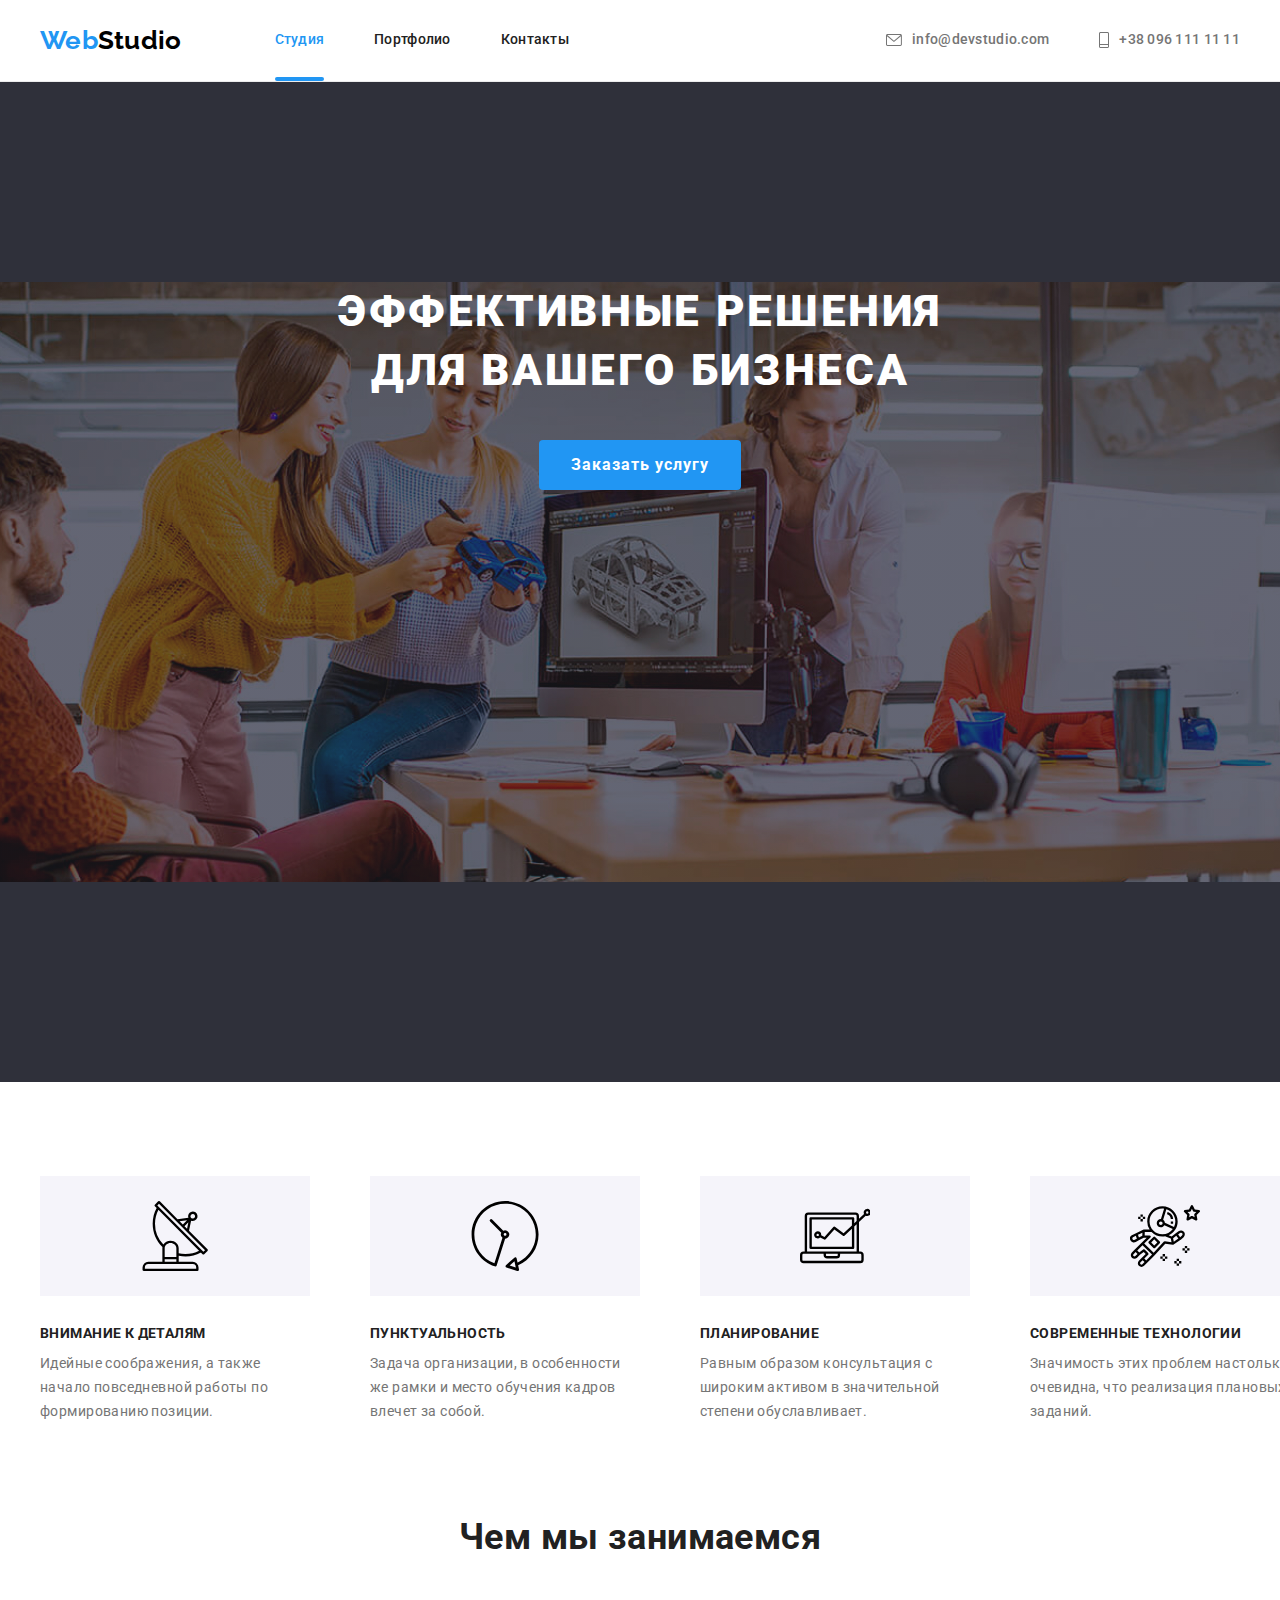
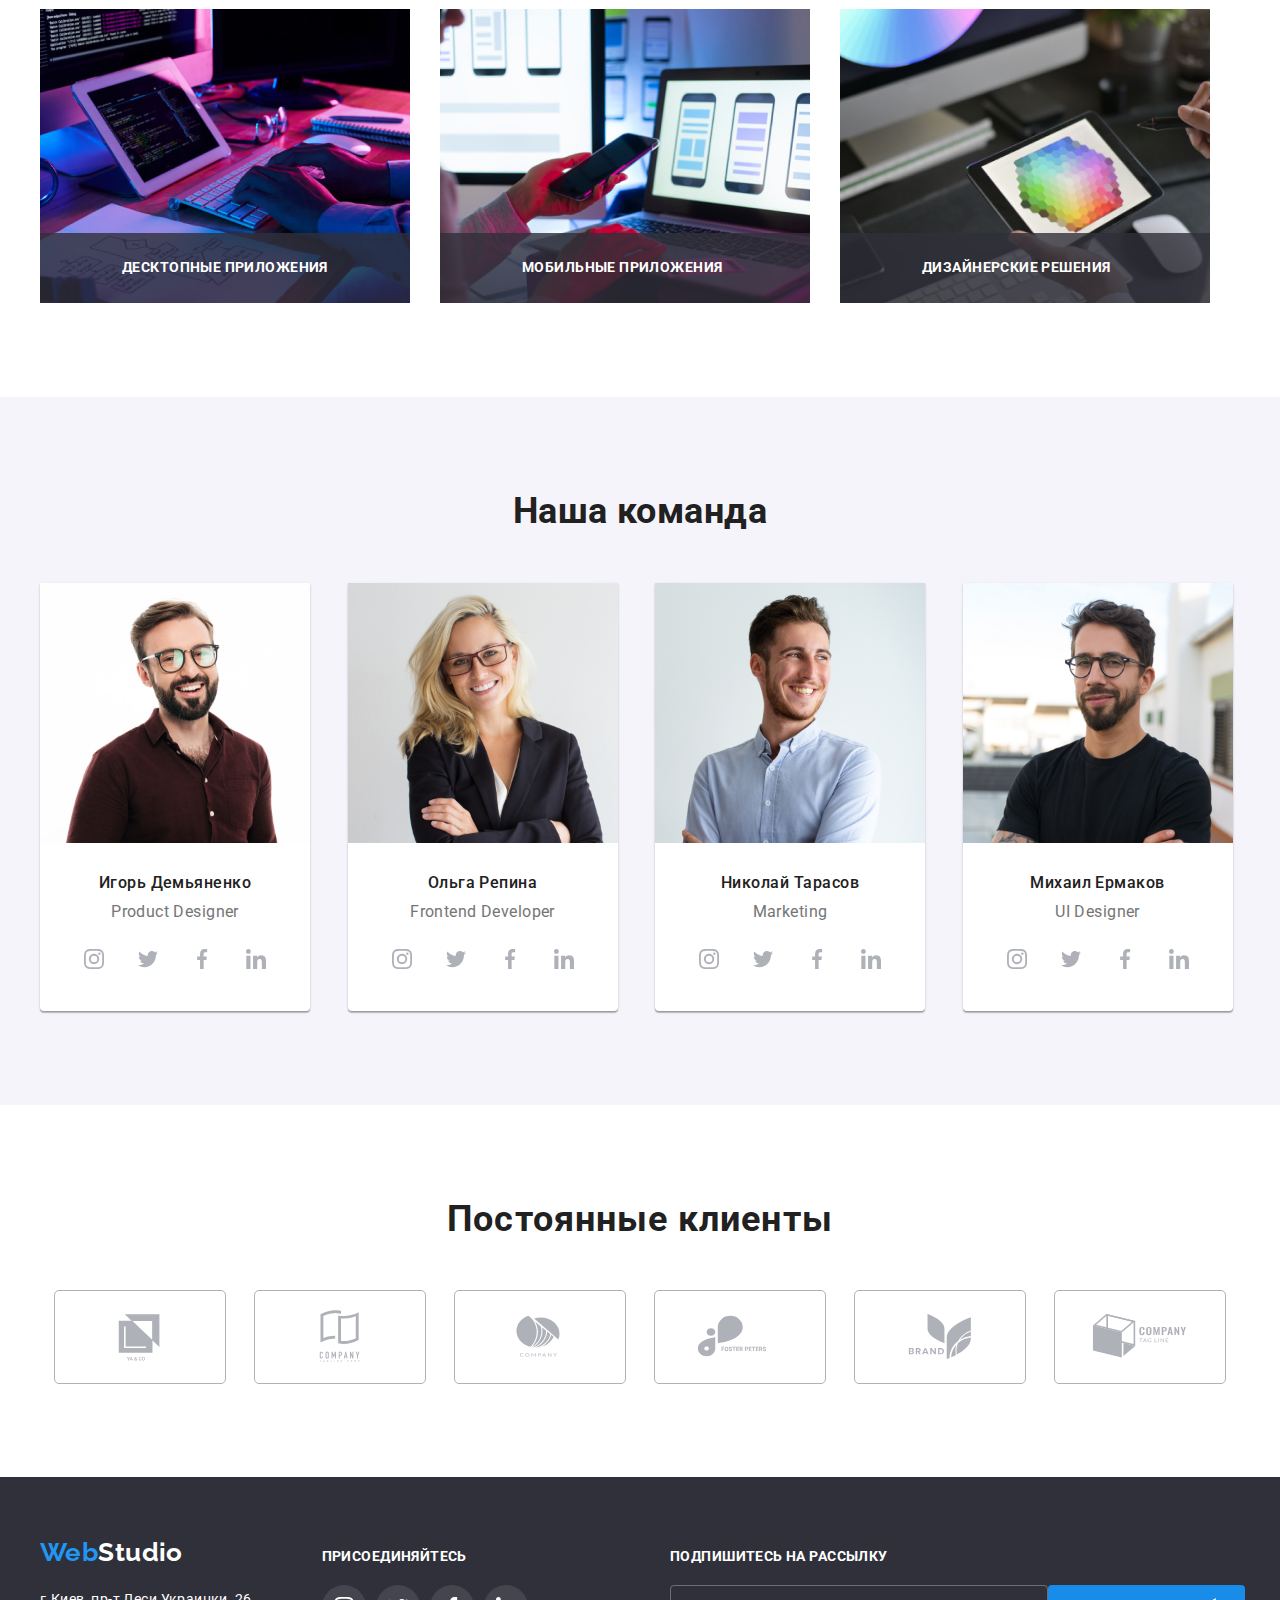
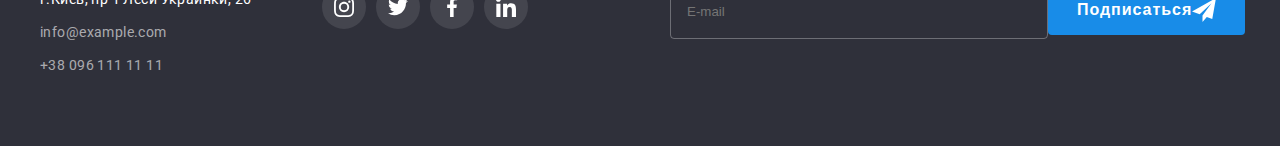
<file: index.html>
<!DOCTYPE html>
<html lang="ru">
  <head>
    <meta charset="UTF-8" />
    <meta http-equiv="X-UA-Compatible" content="IE=edge" />
    <meta name="viewport" content="width=device-width, initial-scale=1.0" />
    <title>Document</title>
    <link rel="preconnect" href="https://fonts.googleapis.com" />
    <link rel="preconnect" href="https://fonts.gstatic.com" crossorigin />
    <link
      href="https://fonts.googleapis.com/css2?family=Montserrat:ital,wght@0,400;1,700&family=Raleway:wght@700&family=Roboto:wght@400;500;700;900&display=swap"
      rel="stylesheet"
    />
    <link
      rel="stylesheet"
      href="https://cdnjs.cloudflare.com/ajax/libs/modern-normalize/1.1.0/modern-normalize.min.css"
      integrity="sha512-wpPYUAdjBVSE4KJnH1VR1HeZfpl1ub8YT/NKx4PuQ5NmX2tKuGu6U/JRp5y+Y8XG2tV+wKQpNHVUX03MfMFn9Q=="
      crossorigin="anonymous"
      referrerpolicy="no-referrer"
    />
    <link rel="stylesheet" href="./css/styles.css" />
  </head>
  <body>
    <!--Секція хедер-->
    <header class="header">
      <nav class="container main-nav">
        <a class="header-logo link" href="index.html" lang="ru">
          Web<span class="header-accent link">Studio</span></a
        >
        <ul class="site-nav list">
          <li class="item">
            <a class="header-link link current" href="index.html">Студия</a>
          </li>
          <li class="item">
            <a class="header-link link" href="portfolio.html">Портфолио</a>
          </li>
          <li class="item">
            <a
              class="header-link link"
              href="https://github.com/NataliBohat/goit-markup-hw-01."
              >Контакты</a
            >
          </li>
        </ul>
        <ul class="auth-nav list">
          <li class="item">
            <a class="header-contact link" href="mailto:info@devstudio.com">
              <svg class="header-contact-icon" width="16" height="12">
                <use href="./img/icons.svg#icon-envelope"></use>
              </svg>
              <span lang="en">info@devstudio.com</span></a
            >
          </li>
          <li class="item">
            <a class="header-contact link" href="tel:+38 096 111 11 11">
              <svg class="header-contact-icon tel" width="10" height="16">
                <use href="./img/icons.svg#icon-tel"></use>
              </svg>
              <span lang="en">+38 096 111 11 11</span>
            </a>
          </li>
        </ul>
      </nav>
    </header>
    <!--Герой-->
    <main>
      <!--Эффективные решения для вашего бизнеса-->
      <section class="hero">
        <div class="container container-hero">
          <h1 class="hero-title">Эффективные решения для вашего бизнеса</h1>
          <button class="hero-button" type="button" data-modal-open>
            Заказать услугу
          </button>
          <div class="backdrop is-hidden" data-modal>
            <div class="modal">
              <button class="button-close" data-modal-close>
                <svg width="11" height="11">
                  <use href="./img/symbol-defs.svg#icon-close"></use>
                </svg>
              </button>
              <form class="form">
                <p class="form-title">
                  Оставьте свои данные, мы вам перезвоним
                </p>
                <div class="form-field">
                  <label class="form-label" for="name">Имя</label>
                  <input
                    class="form-input"
                    type="text"
                    name="name"
                    id="name"
                    autofocus
                  />
                  <svg class="form-icon" width="18" height="18">
                    <use href="./img/symbol-defs.svg#icon-person"></use>
                  </svg>
                </div>
                <div class="form-field">
                  <label class="form-label" for="tel">Телефон</label>
                  <input class="form-input" type="tel" name="tel" id="tel" />
                  <svg class="form-icon" width="18" height="18">
                    <use href="./img/symbol-defs.svg#icon-phone"></use>
                  </svg>
                </div>
                <div class="form-field">
                  <label class="form-label" for="mail">Почта</label>
                  <input
                    class="form-input"
                    type="email"
                    name="mail"
                    id="mail"
                  />
                  <svg class="form-icon" width="18" height="18">
                    <use href="./img/symbol-defs.svg#icon-email"></use>
                  </svg>
                </div>
                <div class="form-field">
                  <label class="form-label" for="comment">Комментарий</label>
                  <textarea 
                    class="form-comment"
                    name="comment"
                    id="comment"
                    placeholder="Введите текст"
                  ></textarea>
                </div>
                  <div class="form-checkbox">
                  <label class="label">
                    <input
                    class="checkbox"
                    type="checkbox"
                    name="agree"
                    id="agree"
                  />
                  <svg class="checkbox-icon" width="16" height="15">
                    <use href="./img/symbol-defs.svg#icon-chek"></use>
                  </svg>
                    <span>Соглашаюсь с рассылкой и принимаю</span>
                    <a class="for-label" href=" ">Условия договора</a>
                    </label>
                </div>
                <button class="form-button" type="submit">Отправить</button>
              </form>
            </div>
          </div>
        </div>
      </section>
      <!--Про нас-->
      <section class="section">
        <div class="container">
          <h2 hidden>Про нас</h2>
          <ul class="content-main list">
            <li class="content-item">
              <a
                class="content-media link"
                href=""
                target="_blank"
                rel="noopeer noreferent"
                aria-label="vector"
              >
                <svg class="content-media-icon" width="70" height="70">
                  <use href="./img/icons.svg#icon-vector"></use>
                </svg>
              </a>
              <h3 class="content-heading">Внимание к деталям</h3>
              <p class="content-title">
                Идейные соображения, а также начало повседневной работы по
                формированию позиции.
              </p>
            </li>
            <li class="content-item">
              <a
                class="content-media link"
                href=""
                target="_blank"
                rel="noopeer noreferent"
                aria-label="time"
              >
                <svg class="content-media-icon" width="70" height="70">
                  <use href="./img/icons.svg#icon-time"></use>
                </svg>
              </a>
              <h3 class="content-heading">Пунктуальность</h3>
              <p class="content-title">
                Задача организации, в особенности же рамки и место обучения
                кадров влечет за собой.
              </p>
            </li>
            <li class="content-item">
              <a
                class="content-media link"
                href=""
                target="_blank"
                rel="noopeer noreferent"
                aria-label="comp"
              >
                <svg class="content-media-icon" width="70" height="70">
                  <use href="./img/icons.svg#icon-comp"></use>
                </svg>
              </a>
              <h3 class="content-heading">Планирование</h3>
              <p class="content-title">
                Равным образом консультация с широким активом в значительной
                степени обуславливает.
              </p>
            </li>
            <li class="content-item">
              <a
                class="content-media link"
                href=""
                target="_blank"
                rel="noopeer noreferent"
                aria-label="astronavt"
              >
                <svg class="content-media-icon" width="70" height="70">
                  <use href="./img/icons.svg#icon-astronaut"></use>
                </svg>
              </a>
              <h3 class="content-heading">Современные технологии</h3>
              <p class="content-title">
                Значимость этих проблем настолько очевидна, что реализация
                плановых заданий.
              </p>
            </li>
          </ul>
        </div>
      </section>
      <!--Чем мы занимаемся-->
      <section class="main section">
        <div class="container">
          <h2 class="main-title">Чем мы занимаемся</h2>
          <ul class="title-item list">
            <div class="title-thumb">
              <li class="title-img">
                <img
                  src="./img/image/img-1.jpg"
                  alt="рабочий стол программиста"
                  width="370"
                />
              </li>
              <div class="main-action">
                <p>Десктопные приложения</p>
              </div>
            </div>
            <div class="title-thumb">
              <li class="title-img">
                <img
                  src="./img/image/img-2.jpg"
                  alt="макет телефона"
                  width="370"
                />
              </li>
              <div class="main-action">
                <p>Мобильные приложения</p>
              </div>
            </div>
            <div class="title-thumb">
              <li class="title-img">
                <img
                  src="./img/image/img-3.jpg"
                  alt="работа программиста"
                  width="370"
                />
              </li>
              <div class="main-action">
                <p>Дизайнерские решения</p>
              </div>
            </div>
          </ul>
        </div>
      </section>
      <!--Наша команда-->
      <section class="user section">
        <div class="container">
          <h2 class="main-title">Наша команда</h2>
          <ul class="user-item list">
            <li class="user-list-itm">
              <img
                src="./img/image/igor.jpg"
                alt="Игорь Демьяненко"
                width="270"
              />
              <div class="main-user">
                <h3 class="user-title">Игорь Демьяненко</h3>
                <p class="uppertitle">Product Designer</p>
                <ul class="social-media list">
                  <li class="social-media-item">
                    <a
                      class="social-media-link link"
                      href=""
                      target="_blank"
                      rel="noopeer noreferent"
                      aria-label="instagram"
                    >
                      <svg class="social-media-icon" width="20" height="20">
                        <use href="./img/icons.svg#icon-instagram"></use>
                      </svg>
                    </a>
                  </li>
                  <li class="social-media-item">
                    <a
                      class="social-media-link link"
                      href=""
                      target="_blank"
                      rel="noopeer noreferent"
                      aria-label="twitter"
                    >
                      <svg class="social-media-icon" width="20" height="20">
                        <use href="./img/icons.svg#icon-twitter"></use>
                      </svg>
                    </a>
                  </li>
                  <li class="social-media-item">
                    <a
                      class="social-media-link link"
                      href=""
                      target="_blank"
                      rel="noopeer noreferent"
                      aria-label="facebook"
                    >
                      <svg class="social-media-icon" width="20" height="20">
                        <use href="./img/icons.svg#icon-facebook"></use>
                      </svg>
                    </a>
                  </li>
                  <li class="social-media-item">
                    <a
                      class="social-media-link link"
                      href=""
                      target="_blank"
                      rel="noopeer noreferent"
                      aria-label="linkedin"
                    >
                      <svg class="social-media-icon" width="20" height="20">
                        <use href="./img/icons.svg#icon-linkedin"></use>
                      </svg>
                    </a>
                  </li>
                </ul>
              </div>
            </li>
            <li class="user-list-itm">
              <img src="./img/image/olga.jpg" alt="Ольга Репина" width="270" />
              <div class="main-user">
                <h3 class="user-title">Ольга Репина</h3>
                <p class="uppertitle">Frontend Developer</p>
                <ul class="social-media list">
                  <li class="social-media-item">
                    <a
                      class="social-media-link link"
                      href=""
                      target="_blank"
                      rel="noopeer noreferent"
                      aria-label="instagram"
                    >
                      <svg class="social-media-icon" width="20" height="20">
                        <use href="./img/icons.svg#icon-instagram"></use>
                      </svg>
                    </a>
                  </li>
                  <li class="social-media-item">
                    <a
                      class="social-media-link link"
                      href=""
                      target="_blank"
                      rel="noopeer noreferent"
                      aria-label="twitter"
                    >
                      <svg class="social-media-icon" width="20" height="20">
                        <use href="./img/icons.svg#icon-twitter"></use>
                      </svg>
                    </a>
                  </li>
                  <li class="social-media-item">
                    <a
                      class="social-media-link link"
                      href=""
                      target="_blank"
                      rel="noopeer noreferent"
                      aria-label="facebook"
                    >
                      <svg class="social-media-icon" width="20" height="20">
                        <use href="./img/icons.svg#icon-facebook"></use>
                      </svg>
                    </a>
                  </li>
                  <li class="social-media-item">
                    <a
                      class="social-media-link link"
                      href=""
                      target="_blank"
                      rel="noopeer noreferent"
                      aria-label="linkedin"
                    >
                      <svg class="social-media-icon" width="20" height="20">
                        <use href="./img/icons.svg#icon-linkedin"></use>
                      </svg>
                    </a>
                  </li>
                </ul>
              </div>
            </li>
            <li class="user-list-itm">
              <img
                src="./img/image/nicolai.jpg"
                alt="Николай Тарасов"
                width="270"
              />
              <div class="main-user">
                <h3 class="user-title">Николай Тарасов</h3>
                <p class="uppertitle">Marketing</p>
                <ul class="social-media list">
                  <li class="social-media-item">
                    <a
                      class="social-media-link link"
                      href=""
                      target="_blank"
                      rel="noopeer noreferent"
                      aria-label="instagram"
                    >
                      <svg class="social-media-icon" width="20" height="20">
                        <use href="./img/icons.svg#icon-instagram"></use>
                      </svg>
                    </a>
                  </li>
                  <li class="social-media-item">
                    <a
                      class="social-media-link link"
                      href=""
                      target="_blank"
                      rel="noopeer noreferent"
                      aria-lebel="twitter"
                    >
                      <svg class="social-media-icon" width="20" height="20">
                        <use href="./img/icons.svg#icon-twitter"></use>
                      </svg>
                    </a>
                  </li>
                  <li class="social-media-item">
                    <a
                      class="social-media-link link"
                      href=""
                      target="_blank"
                      rel="noopeer noreferent"
                      aria-label="facebook"
                    >
                      <svg class="social-media-icon" width="20" height="20">
                        <use href="./img/icons.svg#icon-facebook"></use>
                      </svg>
                    </a>
                  </li>
                  <li class="social-media-item">
                    <a
                      class="social-media-link link"
                      href=""
                      target="_blank"
                      rel="noopeer noreferent"
                      aria-label="linkedin"
                    >
                      <svg class="social-media-icon" width="20" height="20">
                        <use href="./img/icons.svg#icon-linkedin"></use>
                      </svg>
                    </a>
                  </li>
                </ul>
              </div>
            </li>
            <li class="user-list-itm">
              <img
                src="./img/image/mihail.jpg"
                alt="Михаил Ермаков"
                width="270"
              />
              <div class="main-user">
                <h3 class="user-title">Михаил Ермаков</h3>
                <p class="uppertitle">UI Designer</p>
                <ul class="social-media list">
                  <li class="social-media-item">
                    <a
                      class="social-media-link link"
                      href=""
                      target="_blank"
                      rel="noopeer noreferent"
                      aria-label="instagram"
                    >
                      <svg class="social-media-icon" width="20" height="20">
                        <use href="./img/icons.svg#icon-instagram"></use>
                      </svg>
                    </a>
                  </li>
                  <li class="social-media-item">
                    <a
                      class="social-media-link link"
                      href=""
                      target="_blank"
                      rel="noopeer noreferent"
                      aria-label="twitter"
                    >
                      <svg class="social-media-icon" width="20" height="20">
                        <use href="./img/icons.svg#icon-twitter"></use>
                      </svg>
                    </a>
                  </li>
                  <li class="social-media-item">
                    <a
                      class="social-media-link link"
                      href=""
                      target="_blank"
                      rel="noopeer noreferent"
                      aria-label="facebook"
                    >
                      <svg class="social-media-icon" width="20" height="20">
                        <use href="./img/icons.svg#icon-facebook"></use>
                      </svg>
                    </a>
                  </li>
                  <li class="social-media-item">
                    <a
                      class="social-media-link link"
                      href=""
                      target="_blank"
                      rel="noopeer noreferent"
                      aria-label="linkedin"
                    >
                      <svg class="social-media-icon" width="20" height="20">
                        <use href="./img/icons.svg#icon-linkedin"></use>
                      </svg>
                    </a>
                  </li>
                </ul>
              </div>
            </li>
          </ul>
        </div>
      </section>
      <!--Клиенты-->
      <section class="section">
        <div class="container">
          <h2 class="client-title">Постоянные клиенты</h2>
          <ul class="client-main list">
            <li class="client-item">
              <a
                class="client-media link"
                href=""
                target="_blank"
                rel="noopeer noreferent"
                aria-label="logo-1"
              >
                <svg class="client-media-icon" width="106" height="60">
                  <use href="./img/icons.svg#icon-logo1"></use>
                </svg>
              </a>
            </li>
            <li class="client-item">
              <a
                class="client-media link"
                href=""
                target="_blank"
                rel="noopeer noreferent"
                aria-label="logo-2"
              >
                <svg class="client-media-icon" width="106" height="60">
                  <use href="./img/icons.svg#icon-logo2"></use>
                </svg>
              </a>
            </li>
            <li class="client-item">
              <a
                class="client-media link"
                href=""
                target="_blank"
                rel="noopeer noreferent"
                aria-label="logo-3"
              >
                <svg class="client-media-icon" width="106" height="60">
                  <use href="./img/icons.svg#icon-logo3"></use>
                </svg>
              </a>
            </li>
            <li class="client-item">
              <a
                class="client-media link"
                href=""
                target="_blank"
                rel="noopeer noreferent"
                aria-label="logo-4"
              >
                <svg class="client-media-icon" width="106" height="60">
                  <use href="./img/icons.svg#icon-logo4"></use>
                </svg>
              </a>
            </li>
            <li class="client-item">
              <a
                class="client-media link"
                href=""
                target="_blank"
                rel="noopeer noreferent"
                aria-label="logo-5"
              >
                <svg class="client-media-icon" width="106" height="60">
                  <use href="./img/icons.svg#icon-logo5"></use>
                </svg>
              </a>
            </li>
            <li class="client-item">
              <a
                class="client-media link"
                href=""
                target="_blank"
                rel="noopeer noreferent"
                aria-label="logo-6"
              >
                <svg class="client-media-icon" width="106" height="60">
                  <use href="./img/icons.svg#icon-logo6"></use>
                </svg>
              </a>
            </li>
          </ul>
        </div>
      </section>
    </main>
    <!--Footer-->
    <footer class="footer">
      <div class="container footer-container">
        <div class="footer-container-logo">
          <a
            class="header-logo link"
            href="https://github.com/NataliBohat/goit-markup-hw-01."
            lang="ru"
            >Web<span class="footer-accen link">Studio</span></a
          >
          <address>
            <ul class="footer-item">
              <li class="footer-list list">
                <a
                  class="footer-nav link"
                  href="https://goo.gl/maps/piqngm7oDQpEDh6u6"
                  target="_blank"
                  rel="noopener noreferrer"
                  >г.Киев, пр-т Леси Украинки, 26</a
                >
              </li>
              <li class="footer-list list">
                <a class="footer-contact link" href="mailto:info@devstudio.com"
                  >info@example.com</a
                >
              </li>
              <li class="footer-list list">
                <a class="footer-contact link" href="tel:+38 096 111 11 11"
                  >+38 096 111 11 11</a
                >
              </li>
            </ul>
          </address>
        </div>
        <div>
          <span class="footer-title"><strong>присоединяйтесь</strong></span>
          <ul class="footer-main list">
            <li class="footer-main-item">
              <a
                class="footer-media link"
                href=""
                target="_blank"
                rel="noopeer noreferent"
                aria-label="instagram"
              >
                <svg class="footert-media-icon" width="20" height="20">
                  <use href="./img/icons.svg#icon-instagram"></use>
                </svg>
              </a>
            </li>
            <li class="footer-main-item">
              <a
                class="footer-media link"
                href=""
                target="_blank"
                rel="noopeer noreferent"
                aria-label="twitter"
              >
                <svg class="footert-media-icon" width="20" height="20">
                  <use href="./img/icons.svg#icon-twitter"></use>
                </svg>
              </a>
            </li>
            <li class="footer-main-item">
              <a
                class="footer-media link"
                href=""
                target="_blank"
                rel="noopeer noreferent"
                aria-label="facebook"
              >
                <svg class="footert-media-icon" width="20" height="20">
                  <use href="./img/icons.svg#icon-facebook"></use>
                </svg>
              </a>
            </li>
            <li class="footer-main-item">
              <a
                class="footer-media link"
                href=""
                target="_blank"
                rel="noopeer noreferent"
                aria-label="linkedin"
              >
                <svg class="footert-media-icon" width="20" height="20">
                  <use href="./img/icons.svg#icon-linkedin"></use>
                </svg>
              </a>
            </li>
          </ul>
        </div>
          <form class="footer-form">
            <b class="form-footer-title">Подпишитесь на рассылку</b>
            <div class="footer-field">
              <label>
                <input
                class="footer-input"
                  type="email"
                  name="mail"
                  placeholder="E-mail"
                />
              </label>
              <button class="footer-buttom" type="submit">Подписаться
                <svg width="24" height="24">
                  <use href="./img/symbol-defs.svg#icon-fly"></use>
                </svg>
              </button>
            </div>
          </form>
      </div>
    </footer>
    <script src="./js/modal.js"></script>
  </body>
</html>
</file>
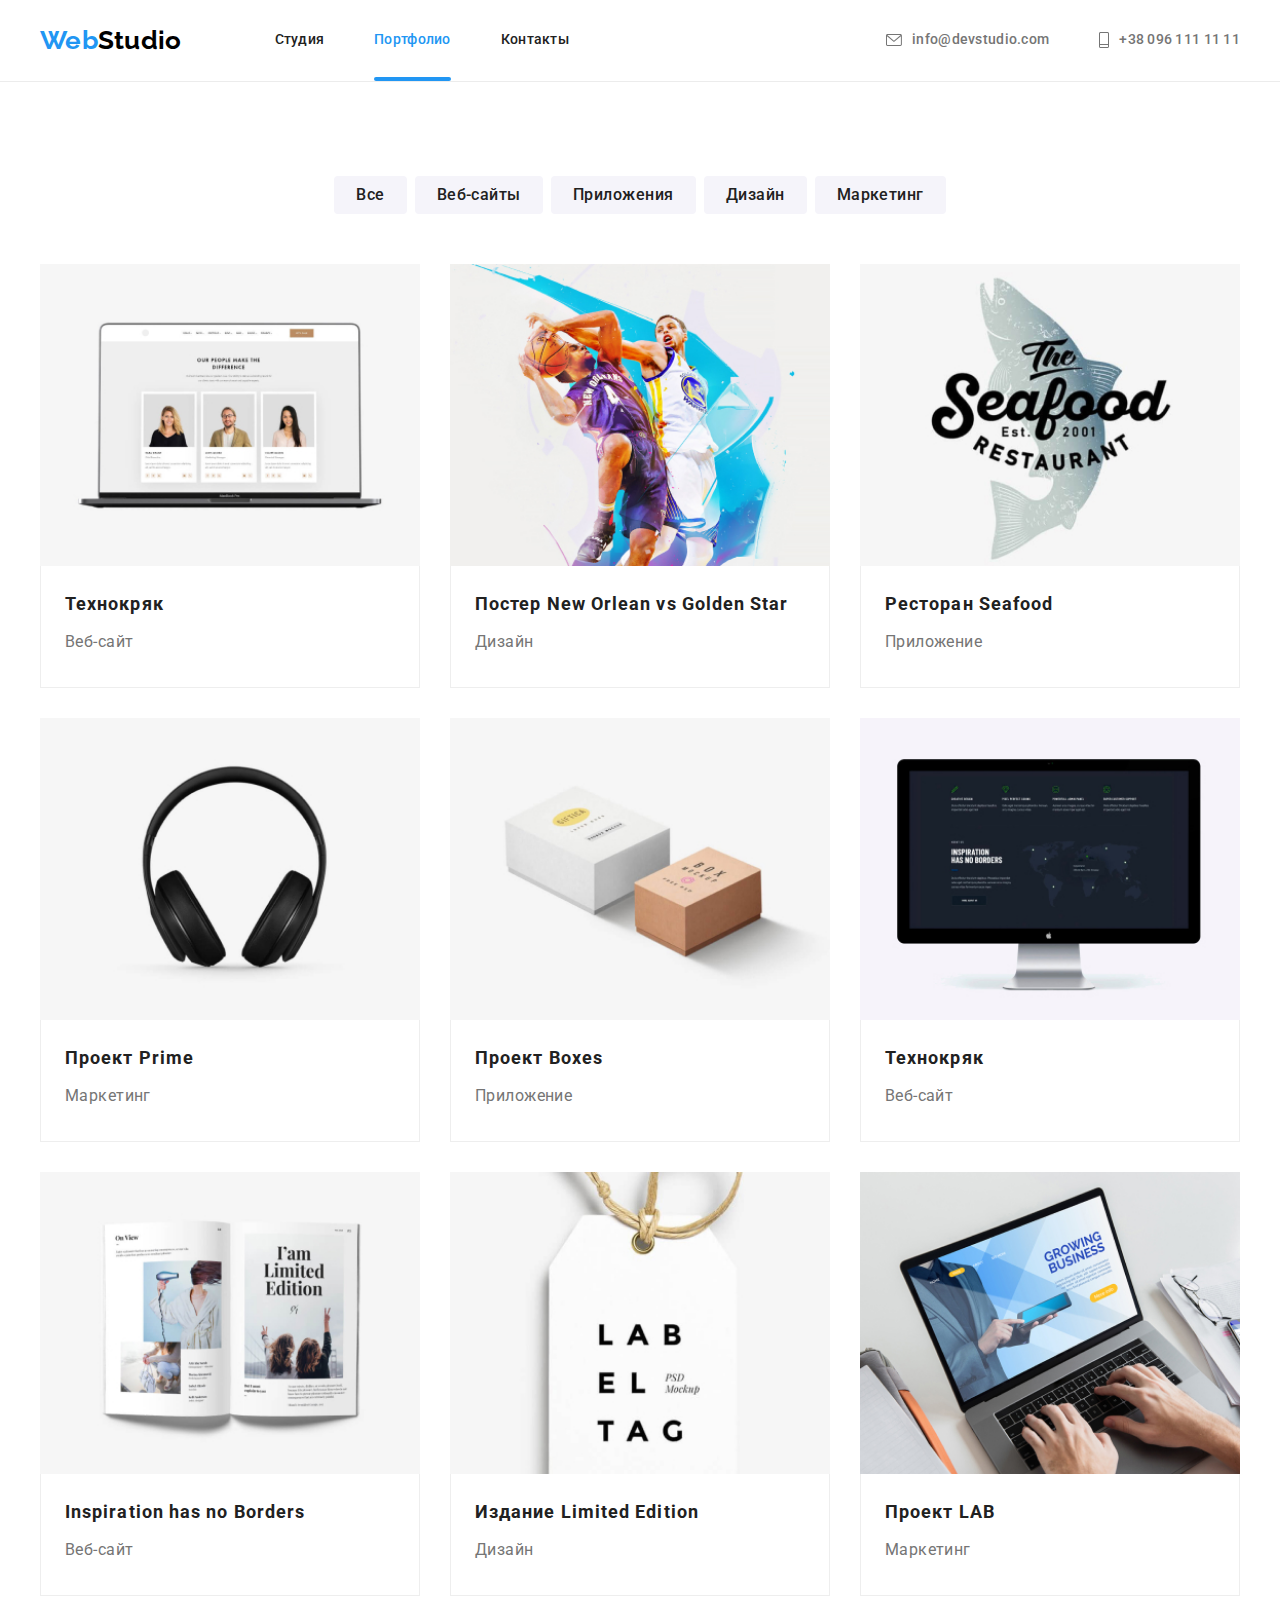
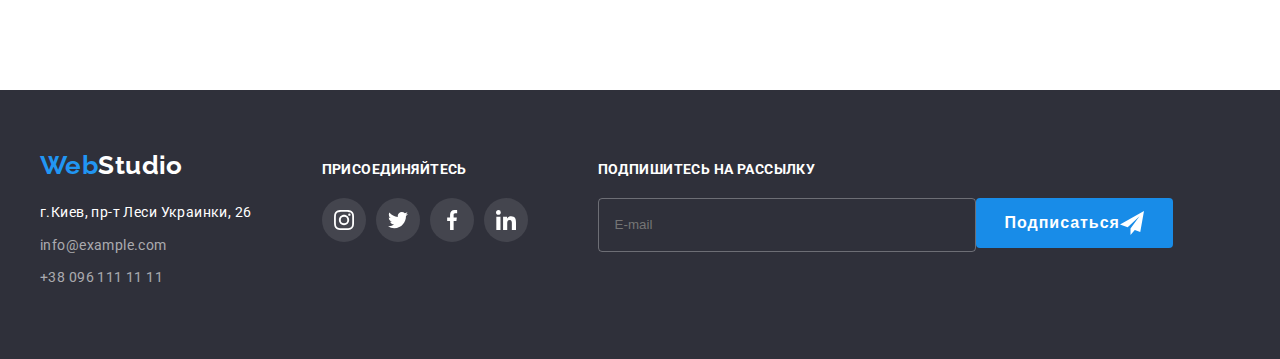
<file: portfolio.html>
<!DOCTYPE html>
<html lang="ru">
  <head>
    <meta charset="UTF-8" />
    <meta http-equiv="X-UA-Compatible" content="IE=edge" />
    <meta name="viewport" content="width=device-width, initial-scale=1.0" />
    <title>Document</title>
    <link rel="preconnect" href="https://fonts.googleapis.com" />
    <link rel="preconnect" href="https://fonts.gstatic.com" crossorigin />
    <link
      href="https://fonts.googleapis.com/css2?family=Montserrat:ital,wght@0,400;1,700&family=Raleway:wght@700&family=Roboto:wght@400;500;700;900&display=swap"
      rel="stylesheet"
    />
    <link rel="stylesheet" href="./css/styles.css" />
  </head>
  <body>
    <!--Секція хедер-->
    <header class="header">
      <nav class="container main-nav">
        <a class="header-logo link" href="index.html" lang="ru">
          Web<span class="header-accent link">Studio</span></a
        >
        <ul class="site-nav list">
          <li class="item">
            <a class="header-link link" href="index.html">Студия</a>
          </li>
          <li class="item">
            <a class="header-link link current" href="portfolio.html"
              >Портфолио</a
            >
          </li>
          <li class="item">
            <a
              class="header-link link"
              href="https://github.com/NataliBohat/goit-markup-hw-01."
              >Контакты</a
            >
          </li>
        </ul>
        <ul class="auth-nav list">
          <li class="item">
            <a class="header-contact link" href="mailto:info@devstudio.com">
              <svg class="header-contact-icon" width="16" height="12">
                <use href="./img/icons.svg#icon-envelope"></use>
              </svg>
              <span lang="en">info@devstudio.com</span></a
            >
          </li>
          <li class="item">
            <a class="header-contact link" href="tel:+38 096 111 11 11">
              <svg class="header-contact-icon" width="10" height="16">
                <use href="./img/icons.svg#icon-tel"></use>
              </svg>
              <span lang="en">+38 096 111 11 11</span>
            </a>
          </li>
        </ul>
      </nav>
    </header>
    <main>
      <section class="section">
        <div class="container">
          <h1 hidden>Основна</h1>
          <!-- Rectangle-->
          <ul class="button-item list">
            <li class="button-hero">
              <button type="button" class="button link">Все</button>
            </li>
            <li class="button-hero">
              <button type="button" class="button link">Веб-сайты</button>
            </li>
            <li class="button-hero">
              <button type="button" class="button link">Приложения</button>
            </li>
            <li class="button-hero">
              <button type="button" class="button link">Дизайн</button>
            </li>
            <li class="button-hero">
              <button type="button" class="button link">Маркетинг</button>
            </li>
          </ul>
          <!--img-->
          <ul class="feature-list list">
            <li class="flex-element link">
              <a class="feature-img">
                <div class="feature-overlay">
                  <img
                  src="./img/portfolio img/teh.jpg"
                  alt="tehno"
                  width="370"
                />
                <div class="feature-tim">
                  <p class="feature-upertitle">
                  Ресурс предлагает комплексные предложения с разным уровнем
                  функционала и сервисов. Все это позволит посетителю получить
                  исчерпывающие сведения о компании или частном лице.
                </p>
              </div>
            </div>
                <div class="feature-title">
                  <h2 class="title">Технокряк</h2>
                  <p class="uppertitle">Веб-сайт</p>
                </div>
              </a>
            </li>
            <li class="flex-element">
              <a class="feature-img  link">
                <div class="feature-overlay">
                  <img
                    src="./img/portfolio img/poster.jpg"
                    alt="poster"
                    width="370"
                  />
                  <div class="feature-tim">
                    <p class="feature-upertitle">
                      Ресурс предлагает комплексные предложения с разным уровнем
                      функционала и сервисов. Все это позволит посетителю получить
                      исчерпывающие сведения о компании или частном лице.
                    </p>
                  </div>
                </div>
                <div class="feature-title">
                  <h2 class="title">Постер New Orlean vs Golden Star</h2>
                  <p class="uppertitle">Дизайн</p>
                </div>
              </a>
            </li>
            <li class="flex-element">
              <a class="feature-img link">
                <div class="feature-overlay">
                  <img
                  src="./img/portfolio img/seafood.jpg"
                  alt="seafood"
                  width="370"
                />
                <div class="feature-tim">
                  <p class="feature-upertitle">
                    Ресурс предлагает комплексные предложения с разным уровнем
                    функционала и сервисов. Все это позволит посетителю получить
                    исчерпывающие сведения о компании или частном лице.
                  </p>
                </div>
              </div>
                <div class="feature-title">
                  <h2 class="title">Ресторан Seafood</h2>
                  <p class="uppertitle">Приложение</p>
                </div>
              </a>
            </li>
            <li class="flex-element">
              <a class="feature-img link">
                <div class="feature-overlay">
                  <img
                  src="./img/portfolio img/prime.jpg"
                  alt="prime"
                  width="370"
                />
                <div class="feature-tim">
                  <p class="feature-upertitle">
                    Ресурс предлагает комплексные предложения с разным уровнем
                    функционала и сервисов. Все это позволит посетителю получить
                    исчерпывающие сведения о компании или частном лице.
                  </p>
                </div>
              </div>
                <div class="feature-title">
                  <h2 class="title">Проект Prime</h2>
                  <p class="uppertitle">Маркетинг</p>
                </div>
              </a>
            </li>
            <li class="flex-element">
              <a class="feature-img link">
                <div class="feature-overlay">
                  <img
                  src="./img/portfolio img/boxes.jpg"
                  alt="boxes"
                  width="370"
                />
                <div class="feature-tim">
                  <p class="feature-upertitle">
                    Ресурс предлагает комплексные предложения с разным уровнем
                    функционала и сервисов. Все это позволит посетителю получить
                    исчерпывающие сведения о компании или частном лице.
                  </p>
                </div>
              </div>
               <div class="feature-title">
                  <h2 class="title">Проект Boxes</h2>
                  <p class="uppertitle">Приложение</p>
                </div>
              </a>
            </li>
            <li class="flex-element">
              <a class="feature-img link">
                <div class="feature-overlay">
                  <img
                  src="./img/portfolio img/borders.jpg"
                  alt="tehno"
                  width="370"
                />
                <div class="feature-tim">
                  <p class="feature-upertitle">
                    Ресурс предлагает комплексные предложения с разным уровнем
                    функционала и сервисов. Все это позволит посетителю получить
                    исчерпывающие сведения о компании или частном лице.
                  </p>
                </div>
              </div>
                <div class="feature-title">
                  <h2 class="title">Технокряк</h2>
                  <p class="uppertitle">Веб-сайт</p>
                </div>
              </a>
            </li>
            <li class="flex-element">
              <a class="feature-img link">
                <div class="feature-overlay">
                  <img
                  src="./img/portfolio img/edition.jpg"
                  alt="borders"
                  width="370"
                />
                <div class="feature-tim">
                  <p class="feature-upertitle">
                    Ресурс предлагает комплексные предложения с разным уровнем
                    функционала и сервисов. Все это позволит посетителю получить
                    исчерпывающие сведения о компании или частном лице.
                  </p>
                </div>
              </div>
                <div class="feature-title">
                  <h2 class="title">Inspiration has no Borders</h2>
                  <p class="uppertitle">Веб-сайт</p>
                </div>
              </a>
            </li>
            <li class="flex-element">
              <a class="feature-img link">
                <div class="feature-overlay">
                  <img
                  src="./img/portfolio img/lab.jpg"
                  alt="edition"
                  width="370"
                />
                <div class="feature-tim">
                  <p class="feature-upertitle">
                    Ресурс предлагает комплексные предложения с разным уровнем
                    функционала и сервисов. Все это позволит посетителю получить
                    исчерпывающие сведения о компании или частном лице.
                  </p>
                </div>
              </div>
                <div class="feature-title">
                  <h2 class="title">Издание Limited Edition</h2>
                  <p class="uppertitle">Дизайн</p>
                </div>
              </a>
            </li>
            <li class="flex-element">
              <a class="feature-img link">
                <div class="feature-overlay"> 
                  <img
                  src="./img/portfolio img/busines.jpg"
                  alt="lab"
                  width="370"
                />
                <div class="feature-tim">
                  <p class="feature-upertitle">
                    Ресурс предлагает комплексные предложения с разным уровнем
                    функционала и сервисов. Все это позволит посетителю получить
                    исчерпывающие сведения о компании или частном лице.
                  </p>
                </div>
              </div>
                <div class="feature-title">
                  <h2 class="title">Проект LAB</h2>
                  <p class="uppertitle">Маркетинг</p>
                </div>
              </a>
            </li>
          </ul>
        </div>
      </section>
    </main>
    <footer class="footer">
      <div class="container footer-container">
        <div class="footer-container-logo">
          <a
            class="header-logo link"
            href="https://github.com/NataliBohat/goit-markup-hw-01."
            lang="ru"
            >Web<span class="footer-accen link">Studio</span></a
          >
          <address>
            <ul class="footer-item">
              <li class="footer-list list">
                <a
                  class="footer-nav link"
                  href="https://goo.gl/maps/piqngm7oDQpEDh6u6"
                  target="_blank"
                  rel="noopener noreferrer"
                  >г.Киев, пр-т Леси Украинки, 26</a
                >
              </li>
              <li class="footer-list list">
                <a class="footer-contact link" href="mailto:info@devstudio.com"
                  >info@example.com</a
                >
              </li>
              <li class="footer-list list">
                <a class="footer-contact link" href="tel:+38 096 111 11 11"
                  >+38 096 111 11 11</a
                >
              </li>
            </ul>
          </address>
        </div>
        <div class="footer-container-logo">
          <span class="footer-title"><strong>присоединяйтесь</strong></span>
          <ul class="footer-main list">
            <li class="footer-main-item">
              <a
                class="footer-media link"
                href=""
                target="_blank"
                rel="noopeer noreferent"
                aria-label="instagram"
              >
                <svg class="footert-media-icon" width="20" height="20">
                  <use href="./img/icons.svg#icon-instagram"></use>
                </svg>
              </a>
            </li>
            <li class="footer-main-item">
              <a
                class="footer-media link"
                href=""
                target="_blank"
                rel="noopeer noreferent"
                aria-label="twitter"
              >
                <svg class="footert-media-icon" width="20" height="20">
                  <use href="./img/icons.svg#icon-twitter"></use>
                </svg>
              </a>
            </li>
            <li class="footer-main-item">
              <a
                class="footer-media link"
                href=""
                target="_blank"
                rel="noopeer noreferent"
                aria-label="facebook">
                <svg class="footert-media-icon" width="20" height="20">
                  <use href="./img/icons.svg#icon-facebook"></use>
                </svg>
              </a>
            </li>
            <li class="footer-main-item">
              <a
                class="footer-media link"
                href=""
                target="_blank"
                rel="noopeer noreferent"
                aria-label="linkedin">
                <svg class="footert-media-icon" width="20" height="20">
                  <use href="./img/icons.svg#icon-linkedin"></use>
                </svg>
              </a>
            </li>
          </ul>
        </div>
        <form class="form-footer">
          <b class="form-footer-title">Подпишитесь на рассылку</b>
            <div class="footer-field">
                <label for="mail">
                  <input
                  class="footer-input"
                    type="email"
                    name="mail"
                    id="mail"
                    placeholder="E-mail"
                  />
                </label>
                <button class="footer-buttom" type="submit">Подписаться
                  <svg class="footer-form-icon" width="24" height="24">
                    <use href="./img/symbol-defs.svg#icon-fly"></use>
                  </svg>
                </button>
            </div>
        </form>
      </div>
    </footer>
  </body>
</html>
</file>
<file: css/styles.css>
:root {
  --primary-text-color: #212121;
  --secondary-text-color: #757575;
  --acsent-text-color: #2196f3;
  --slogan-text-color: #ffffff;
  --page-color: #2f303a;
  --aside-text-color: #e5e5e5;
  --box-color: #f5f4fa;
  --subtitle-text-color: #000000;
  --contact-text-color: rgba(255, 255, 255, 0.6);
  --title-hover-color: #188CE8;
  --fetcher-title-color: #EEEEEE;
  --header-border-colors: #ECECEC;
  --client-title-colors: #AFB1B8;
}

body {
  margin: 0;
  font-family: Roboto, sans-serif;
  font-size: 14px;
  color: var(--primary-text-color);
  letter-spacing: 0.03em;
}
h1,
h2,
h3,
p,
ul{
  margin: 0;
  padding: 0;
}
img {
  display: block;
  width: 100%;
  height: auto;
}
.list {
  padding: 0;
  margin: 0;
  list-style: none;
}
.container {
  width: 1200px;
  padding-left: 15px;
  padding-right:  15px;
  margin-left: auto;
  margin-right: auto;
}
.section {
  padding-top: 94px;
  padding-bottom: 94px;
}
.main-nav{
  display: flex;
  align-items: center;
}
.link {
  text-decoration: none;
}

/*Секція хедер*/

.header {
min-height: 81px;
font-weight: 500;
line-height: 1.14;
letter-spacing: 0.02em;

border-bottom: 1px solid var(--header-border-colors);
}

.header-logo {
  font-family: "Raleway", sans-serif;
  font-weight: 700;
  font-size: 26px;
  line-height: 1.19;

  color: var(--acsent-text-color);
}

.header-accent {
  color: var(--subtitle-text-color);
}

.site-nav {
display: flex;
margin-left: 93px;
}
.site-nav .item + .item {
  margin-left: 50px;
}

.header-link {
  display: block;
  position: relative;

  padding-top: 32px;
  padding-bottom: 32px;
  font-weight: 500;
  font-size: 14px;

  line-height: 1.14;
  letter-spacing: 0.02em;
  color: var(--primary-text-color);

  transition: background-color 250ms cubic-bezier(0.4, 0, 0.2, 1),
}

.header-link:hover,
.header-link:focus {
  color: var(--acsent-text-color);
}

.current::after {
  content: "";
  position: absolute;
  display: block;

  width: 100%;
  height: 4px;
  bottom: -1px;

  border-radius: 2px;
  background-color: var(--acsent-text-color);
}
 .current {
  color: var(--acsent-text-color);
} 

.auth-nav {
  display: flex;
  margin-left: auto;
}
.auth-nav .item + .item {
  margin-left: 50px;
}
.item:hover,
.item:focus {
color: var(--acsent-text-color);
}

.header-contact {
  display: flex;

  align-items: center;
  color: var(--secondary-text-color);
  
  transition: background-color 250ms cubic-bezier(0.4, 0, 0.2, 1),
}

.header-contact:hover,
.header-contact:focus {
  color: currentColor;
}

/*icon*/

.header-contact-icon{
  display: inline-block;
  margin-right: 10px;
  transition: transform 250ms cubic-bezier(0.4, 0, 0.2, 1);
  background-size: contain;
  fill: currentColor; 
}

.header-contact-icon:hover,
.header-contact-icon:focus{
  fill: currentColor;
} 

/* герой*/

.hero {
max-width: 1600px;
height: 600px;
margin-left: auto;
margin-right: auto;
padding: 200px 0;

background-image:linear-gradient(rgba(47, 48, 58, 0.4), rgba(47, 48, 58, 0.4)),
 url(../img/icon/Img.jpg);
background-repeat: no-repeat;
background-position: center;
background-size: auto auto;
background-color: var(--page-color);
}

.container-hero {
margin-left: auto;
margin-right: auto;
width: 700px;
text-align: center;
}

.hero-title {
margin-bottom: 40px;
text-transform: uppercase;

font-weight: 900;
font-size: 44px;
line-height: 1.34;
letter-spacing: 0.06em;
color: var(--slogan-text-color);
}

.hero-button {
padding: 10px 32px;
border: none;
border-radius: 4px;

font-family: "Roboto";
font-weight: 700;
font-size: 16px;
line-height: 1.9;
letter-spacing: 0.06em;

text-decoration: none;
text-align: center;
cursor: pointer;

color: var(--slogan-text-color);
background-color: var(--acsent-text-color);
}

.hero-button:hover,
.hero-button:focus {
background-color: var(--title-hover-color);
}

/*модальне вікно*/

.backdrop {
  position: fixed;
  top:0;
  left:0;
  z-index: 1;

  width: 100%;
  height: 100%;
  background-color: rgba(0, 0, 0, 0.2);

  opacity: 1;
  transition: opacity 250ms cubic-bezier(0.4, 0, 0.2, 1);
}
.backdrop.is-hidden {
  opacity: 0;
  pointer-events: none;
}
.backdrop.is-hidden .modal {
  transform: translate(-50%, -50%) scale(0.9);
}
.modal {
  position: absolute;
  top: 50%;
  left: 50%;
  padding: 40px;

  min-height: 581px;
  min-width: 528px;

  transform: translate(-50%, -50%) scale(1);
  transition: transform 250ms cubic-bezier(0.4, 0, 0.2, 1);

  background-color: var(--slogan-text-color);
}

.button-close {
  position: absolute;
  right: 8px;
  top: 8px;

  display: flex;
  align-items: center;
  justify-content: center;
  width: 30px;
  height: 30px;

  border-radius: 50%;
  border: 1px solid rgba(0, 0, 0, 0.1);

  transition: transform 250ms cubic-bezier(0.4, 0, 0.2, 1);

  background-color: var(--slogan-text-color);
}
.button-close:hover {
  fill: var(--acsent-text-color);
}

/*Forma*/

.form-title {
font-weight: 700;
font-size: 20px;
line-height: 1.15;
text-align: center;
letter-spacing: 0.03em;

margin-bottom: 12px;
color: var(--primary-text-color);
}

.form-field {
  position: relative;
  display: flex;
  align-items: baseline;
  flex-direction: column;

  width: 448px;
  margin-bottom: 10px;
 
}

.form-label {
font-weight: 400;
font-size: 12px;
line-height: 1.17;
letter-spacing: 0.01em;

margin-bottom: 4px;
color: var(--secondary-text-color);
}

.form-input {
  width: 448px;
  height: 40px;

  padding-left: 42px;
  border-radius: 4px;

  transition: transform 250ms cubic-bezier(0.4, 0, 0.2, 1);

  border: 1px solid rgba(33, 33, 33, 0.2);
  outline: none;
}

.form-icon {
  position: absolute;
  align-items: center;
  bottom: 11px;
  left: 12px;
}

.form-input:focus {
  border: 1px solid var(--acsent-text-color);
}

.form-input:focus + .form-icon{
  fill: var(--acsent-text-color);
}

.form-comment {
  width: 448px;
  height: 120px;
  padding: 12px 16px;
  border-radius: 4px;

  font-size: 14px;
  line-height: 1.14;
  letter-spacing: 0.01em;

  color: rgba(117, 117, 117,);

  transition: transform 250ms cubic-bezier(0.4, 0, 0.2, 1);

  border: 1px solid rgba(33, 33, 33, 0.2);
  resize: none;
  outline: none;
}

.form-comment:focus {
  border: 1px solid var(--acsent-text-color);
}
.form-checkbox {
  display: flex;
  justify-content: center;
  align-items: center;

  margin-top: 20px;
  margin-bottom: 30px;
}

.checkbox {
  position: absolute;
  width: 1px;
  height: 1px;
  margin: -1px;
  border: 0;
  padding: 0;
  white-space: nowrap;
  clip-path: inset(100%);
  clip: rect(0 0 0 0);
  overflow: hidden;
} 

.label {
  display: flex;
  align-items: center;

  font-weight: 400;
  font-size: 14px;
  line-height: 1.7;
  letter-spacing: 0.03em;
  
  color: var(--secondary-text-color);
}

.checkbox-icon {
  display: inline-block;
  margin-right: 7px;
  border-radius: 2px;
  border: 2px solid var(--primary-text-color);
}

.checkbox:checked + .checkbox-icon {
  border: 2px solid var(--title-hover-color);
  border-radius: 2px;
  background-color: var(--title-hover-color);
  background-size: contain;
  background-origin: border-box;
} 
.for-label {
  color: var(--title-hover-color);
}
.form-button {
  padding: 10px 55px;
  border: none;
  border-radius: 4px;
  
  font-family: "Roboto";
  font-weight: 700;
  font-size: 16px;
  line-height: 1.9;
  letter-spacing: 0.06em;
  
  text-decoration: none;
  text-align: center;
  cursor: pointer;

  transition: transform 250ms cubic-bezier(0.4, 0, 0.2, 1);
  
  color: var(--slogan-text-color);
  background-color: var(--title-hover-color); 
}

.form-button:hover,
.form-button:focus {
background-color: var(--acsent-text-color);
}

/*Секція про нас*/

.content-main {
  display: flex;
  align-items: center;
}

.content-main .content-item {
  width: 270px;
}

.content-main .content-item + .content-item {
 margin-left: 30px;
}

.content-heading {
  margin-top: 0;
  margin-bottom: 0;

  font-weight: 700;
  font-size: 14px;
  line-height: 1.14;
  letter-spacing: 0.03em;
  text-transform: uppercase;

  color: var(--primary-text-color);
}

.content-title {
  margin-top: 10px;
  line-height: 1.7;
  color: var(--secondary-text-color);
}

/*icon*/

.content-media {
  display: flex;
  width: 270px;
  height: 120px;
  margin-bottom: 30px;

  align-items: center;
  justify-content: center;
  background-size: contain;

  color: var(--primary-text-color);
  background-color: var(--box-color);
}
.content-item:not(:last-child){
  margin-right: 30px;
}

 /*Чем мы занимаемся*/

 .main {
  padding-top: 0;
  }

.main-title {
  margin-bottom: 50px;
  font-weight: 700;
  font-size: 36px;
  line-height: 1.16;
  text-align: center;

  color: var(--primary-text-color);
}
.title-item {
  display: flex;
  align-items: center;
}

.title-thumb {
  position: relative;
}

.title-thumb::before {
display: inline-block;
position: absolute;
content: "";

width: 370px;
height: 70px;
bottom: 0;
left: 0;

background-color: rgba(47, 48, 58, 0.8);
opacity: 1;
}

.title-item .title-thumb + .title-thumb {
  margin-left: 30px
}
.title-img {
  width: 370px;
  margin-right:auto;
}

.main-action {
  position: absolute;
  bottom: 27px;
  left: 82px;;
  display: flex;

 font-weight: 700;
 font-size: 14px;
 line-height: 1.14;
 text-align: center;
 letter-spacing: 0.03em;
 text-transform: uppercase;

 color: var(--slogan-text-color);
}

/*Наша команда*/

.user {
  background: var(--box-color);
}

.user-item {
  display: flex;
  align-items: center;
}
.user-item .user-list-itm + .user-list-itm {
  margin-left: 30px;
}
.user-list-itm {
  text-align: center;
  width: 270px;
  margin-right: auto;

  background: var(--slogan-text-color);
  box-shadow: 0px 1px 3px rgba(0, 0, 0, 0.12), 0px 1px 1px rgba(0, 0, 0, 0.14), 0px 2px 1px rgba(0, 0, 0, 0.2);
  border-radius: 0px 0px 4px 4px;
}
.main-user {
  padding-top: 30px;
  padding-bottom: 30px;
}
.user-title {
  font-style: normal;
  font-weight: 500;
  font-size: 16px;
  line-height: 1.2;
  letter-spacing: 0.03em;

  color: var(--primary-text-color);
}

.uppertitle {
  margin-top: 10px;
  margin-bottom: 16px;
  font-size: 16px;
  line-height: 1.2;

  color: var(--secondary-text-color);
}

/* оформлення іконок */

.social-media {
  display: flex;
  justify-content: center;
}
.social-media-item:not(:last-child) {
  margin-right: 10px;
}

.social-media-link {
  display: flex;
  align-items: center;
  justify-content: center;

  width: 44px;
  height: 44px;
  border-radius: 50%;
  
  color: var(--client-title-colors);
  background-color: var(--slogan-text-color);

  transition: background-color 250ms cubic-bezier(0.4, 0, 0.2, 1);
}

.social-media-link:hover,
.social-media-link:focus {
 color: var(--slogan-text-color);
  background-color: var(--acsent-text-color);
}
.social-media-icon {
  fill: currentColor;
}

/*клиенты*/

.client-title {
  font-weight: 700;
  font-size: 36px;
  line-height: 1.16;
  text-align: center;
  letter-spacing: 0.03em;
  margin-bottom: 50px;
  
  color: var(--primary-text-color);
  }

.client-main {
  display: flex;
  justify-content: center;
}
.client-item:not(:last-child) {
  margin-right: 30px;
}
.client-media {
  display: flex;
  width: 170px;
  height: 92px;

  align-items: center;
  justify-content: center;
  border-radius: 4px;
  box-sizing: border-box;

  fill: var(--client-title-colors);
  outline: 1px solid var(--client-title-colors);

  transition: background-color 250ms cubic-bezier(0.4, 0, 0.2, 1);
}

.client-media:hover,
.client-media:focus {
  fill: var(--acsent-text-color);
  outline: 1px solid var(--acsent-text-color) ;
}

/*buttom studio*/
.button {
  padding: 6px 22px;
  border: none;
  border-radius: 4px;

  font-family: inherit;
  font-weight: 500;
  font-size: 16px;
  line-height: 1.6;
  text-align: center;
  letter-spacing: 0.03em;
 
  color: var(--primary-text-color);
  background-color: var(--box-color);

  cursor: pointer;

  transition: background-color 250ms cubic-bezier(0.4, 0, 0.2, 1);
}
.button:hover,
.button:focus {
  background-color: var(--acsent-text-color);
  color: var(--slogan-text-color);
  box-shadow: 0px 3px 1px rgba(0, 0, 0, 0.1), 0px 1px 2px rgba(0, 0, 0, 0.08), 0px 2px 2px rgba(0, 0, 0, 0.12);
}

.button-item {
  display: flex;
  justify-content: center;
  margin-left: auto;
  padding-bottom: 50px;
}
.button-hero {
  text-align: center;
}
.button-item .button-hero + .button-hero {
  margin-left: 8px; 
}

  /*feature*/

.feature-list {
  display: flex;
  flex-wrap: wrap;
}

.feature-list > .flex-element {
  flex-basis: calc((100% - 60px) /3);
  margin-bottom: 30px;
  margin-right: 30px;
}

.flex-element:nth-child(3n + 3) {
  margin-right: 0;
}
.flex-element:nth-last-child(-n + 3) {
  margin-bottom: 0;
} 

.feature-title {
  padding: 20px 24px;
  border-left: 1px solid var(--fetcher-title-color);
  border-bottom: 1px solid var(--fetcher-title-color);
  border-right: 1px solid var(--fetcher-title-color);
}
.title {
  font-family: "Roboto";
  font-style: normal;
  font-weight: 700;
  font-size: 18px;
  line-height: 2;
  letter-spacing: 0.06em;
  color: var(--primary-text-color);
}

.flex-element {
  display: block;
}
      
.feature-img {
  display: block;
  transition: box-shadow 250ms cubic-bezier(0.4, 0, 0.2, 1);
 }
 
.feature-img:hover, 
.feature-img:focus {
  box-shadow: 0px 1px 1px rgba(0, 0, 0, 0.12), 0px 4px 4px rgba(0, 0, 0, 0.06), 1px 4px 6px rgba(0, 0, 0, 0.16);
}

.feature-img:hover .feature-tim,
.feature-img:focus .feature-tim {
transform: translateY(0%);
}
.feature-overlay {
  position: relative;
  overflow: hidden;
}

.feature-tim {
  display: flex;
  position: absolute;

  width: 100%;
  height: 100%;
  top: 0;
  left: 0;
 
 text-shadow: 0px 4px 4px rgba(0, 0, 0, 0.25);
 color: var(--slogan-text-color);
 background-color: var(--acsent-text-color);
 box-shadow: 0px 1px 1px rgba(0, 0, 0, 0.12), 0px 4px 4px rgba(0, 0, 0, 0.06), 1px 4px 6px rgba(0, 0, 0, 0.16);

 transform: translateY(101%);
 transition: transform 250ms cubic-bezier(0.4, 0, 0.2, 1);
}

.feature-upertitle {
 display: flex;
 align-items: center;
 justify-content: center;

 font-weight: 400;
 font-size: 18px;
 line-height: 1.5;
 letter-spacing: 0.03em;

 padding: 63px 24px 63px 24px;
  
}

/*Footer*/

.footer {
  display: flex;
  padding-top: 60px;
  padding-bottom: 60px;

  background: var(--page-color);
}

.footer-nav {
  font-style: normal;
  line-height: 1.7;
  color: var(--slogan-text-color);
}
.footer-item {
  margin-top: 20px;
}
.footer-list:nth-child(-n + 3) {
  margin-bottom: 9px;
}
.footer-contact {
  font-style: normal;
  font-size: 14px;
  line-height: 1.7;
  margin-top: 9px;
  margin-bottom: 9px;

  color: var(--contact-text-color);
}
.footer-accen {
  color: var(--slogan-text-color);
}

/*присоединяйтесь*/

.footer-container {
  display: flex;
  flex-wrap: wrap;
  align-items: baseline;
} 

.footer-container-logo {
  margin-right: 70px;
} 

.footer-title {
  font-size: 14px;
  line-height: 1.14;
  letter-spacing: 0.03em;
  text-transform: uppercase;
  margin-bottom: 20px;

  color: var(--slogan-text-color) ;
}
.footer-main {
  display: flex;
  margin-top: 20px;
}
.footer-main-item:not(:last-child) {
  margin-right: 10px;
}
.footer-media {
  display: flex;
  align-items: center;
  justify-content: center;

  width: 44px;
  height: 44px;
  border-radius: 50%;

  fill:var(--slogan-text-color);
  background-color: rgba(255, 255, 255, 0.1);

  transition: background-color 250ms cubic-bezier(0.4, 0, 0.2, 1);
}

.footer-media:hover,
.footer-media:focus {
  background-color: var(--acsent-text-color);
}

/* footer form*/
.footer-form{
  margin-left: auto;
}
.form-footer-title {
  display: inline-block;
  font-weight: 700;
  font-size: 14px;
  line-height: 1.14;
  letter-spacing: 0.03em;
  text-transform: uppercase;
  margin-bottom: 20px;
  
  color: var(--slogan-text-color);
  }

.footer-field {
  display: flex;
  justify-content: space-between;
  width: 570px;
}

.footer-input {
  width: 358px; 
  height: 50px;

  padding-left: 16px;

  color: var(--aside-text-color);
  border: 1px solid rgba(255, 255, 255, 0.3);
  border-radius: 4px;
  background-color: transparent;
  outline: none;
}

.footer-buttom {
  display: flex;
  align-items: center;
  justify-content: space-between;
  padding: 10px 29px;
  border: none;
  border-radius: 4px;

  width: 200px;
  height: 50px; 
  
  font-weight: 700;
  font-size: 16px;
  line-height: 1.9;
  letter-spacing: 0.06em;
  
  cursor: pointer;

  transition: transform 250ms cubic-bezier(0.4, 0, 0.2, 1);
  
  color: var(--slogan-text-color);
  background-color: var(--title-hover-color); 
}
.footer-buttom:hover,
.footer-buttom:focus {
  background-color: var(--acsent-text-color);
}
</file>
